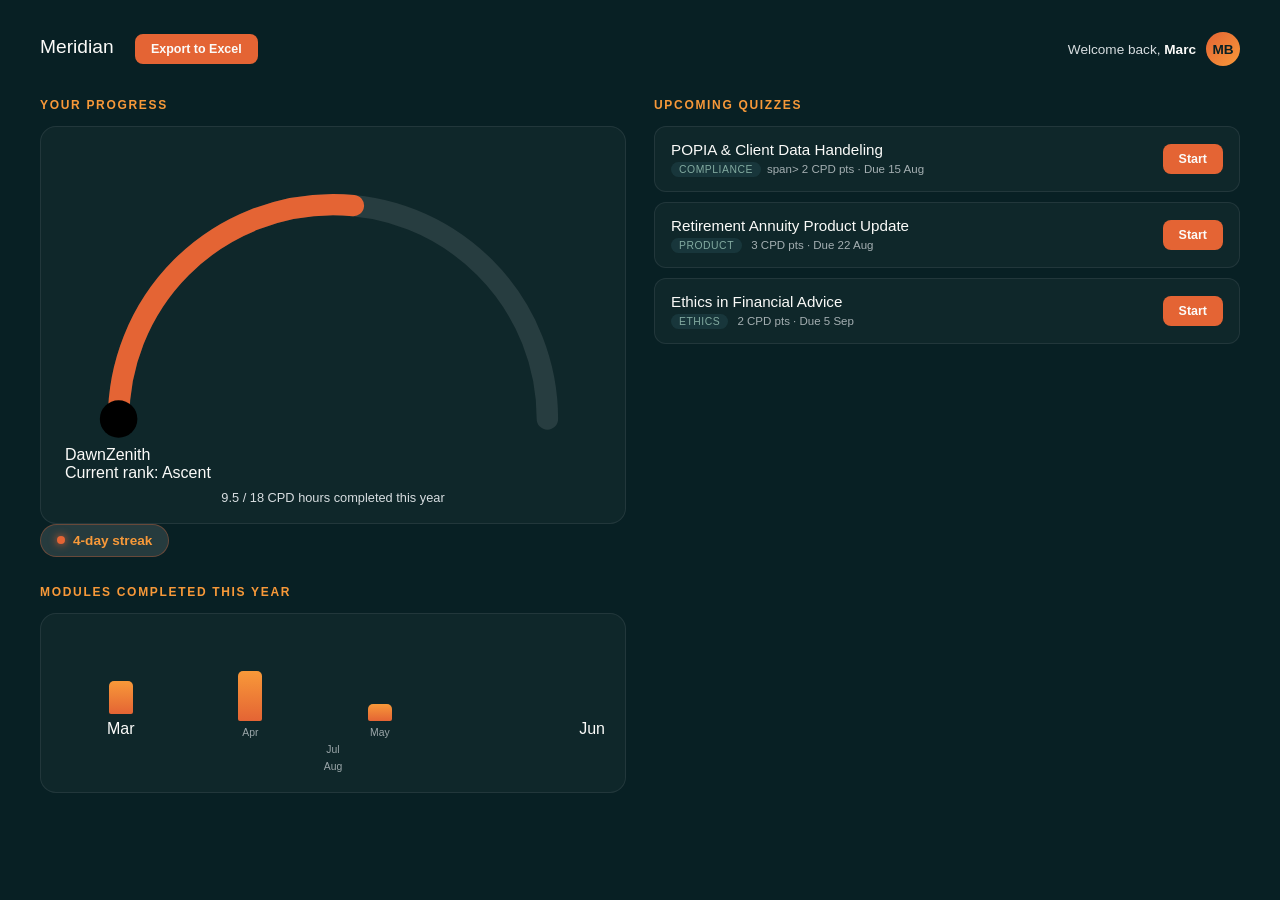
<file: design/dashboard.html>
<!DOCTYPE html>
<html lang="en">
    <head>
        <meta charset="UTF-8">
        <meta name="viewport" content="width=device-width, initial-scale=1.0">
        <title>Meridian | Dashboard</title>
        <link rel="stylesheet" href="css/theme.css">
        <link rel="stylesheet" href="css/components.css">
        <link rel="stylesheet" href="css/dashboard.css">
    </head>
    <body>
        <div class="dash-page">
            <div class="dash-topbar">
                <div class="dash-brand">Meridian
                    <button id="exportExcelBtn" style="margin-left: 16px; background: var(--orange); color: var(--white); border: none; border-radius: 8px; padding: 8px 16px; font-size: 0.78rem; font-weight: 600; cursor: pointer;">
                        Export to Excel</button>
                </div>
                <div class="dash-user">
                    <span class="dash-greeting"> Welcome back, <strong>Marc</strong></span>
                    <div class="dash-avatar">MB</div>
                </div>
            </div>
            <div class="dash-grid">
                <div class="dash-progress-col">
                    <section class="block">
                        <h2>Your progress</h2>
                        <div class="arc-card" id="dashArcCard">
                            <svg class="arc-svg" viewBox="0 0 200 110">
                                <path class="arc-track" d="M20,100 A80,80 0 0 1 180,100"></path>
                                <path class="arc-fill" d="M20, 100 A80,80 0 0 1 180,100"></path>
                                <circle class="arm-sum" r="7" cx="20" cy="100"></circle>
                            </svg>
                            <div class="arc-labels"><span>Dawn</span><span>Zenith</span></div>
                            <div class="arc-fill">Current rank: <span class="rank-label">Ascent</span></div>
                            <div class="arc-stat">9.5 / 18 CPD hours completed this year</div>
                        </div>
                        <div class="streak-pill active"><span class="streak-flame"></span> <span>4-day streak</span></div>
                    </section>
                </div>
                <div class="dash-quizzes-col">
                    <section class="block">
                        <h2>Upcoming quizzes</h2>
                        <div class="quiz-list">
                            <div class="quiz-card">
                                <div class="quiz-info">
                                    <span class="quiz-title">POPIA &amp; Client Data Handeling</span>
                                    <span class="quiz-meta"><span class="quiz-tag">Compliance</span>span> 2 CPD pts · Due 15 Aug</span>
                                </div>
                                <button class="quiz-start">Start</button>
                            </div>
                            <div class="quiz-card">
                                <div class="quiz-info">
                                    <span class="quiz-title">Retirement Annuity Product Update</span>
                                    <span class="quiz-meta">
                                        <span class="quiz-tag">Product</span> 3 CPD pts · Due 22 Aug
                                    </span>
                                </div>
                                <button class="quiz-start">Start</button>
                            </div>
                            <div class="quiz-card">
                                <div class="quiz-info">
                                    <span class="quiz-title">Ethics in Financial Advice</span>
                                    <span class="quiz-meta">
                                        <span class="quiz-tag">Ethics</span> 2 CPD pts · Due 5 Sep
                                    </span>
                                </div>
                                <button class="quiz-start">Start</button>
                            </div>
                        </div>
                    </section>
                </div>
                <div class="dash-chat-col">
                    <section class="block">
                        <h2>Modules completed this year</h2>
                        <div class="chart-card">
                            <div class="bar-chart">
                                <div class="bar-col">
                                    <div class="bar" style="height: 33%"></div><spam>Mar</spam>
                                </div>
                                <div class="bar-col">
                                    <div class="bar" style="height: 50%;"></div><span>Apr</span>
                                </div>
                                <div class="bar-col">
                                    <div class="bar" style="height: 17%"></div><span>May</span>
                                </div>
                                    <div class="bar-col" style="height: 67%"></div><span>Jun</span>
                                </div>
                                <div class="bar-col">
                                    <div class="bar" style="height: 50%"></div><span>Jul</span>
                                </div>
                                <div class="bar-col">
                                    <div class="bar" style="height: 33%"></div><span>Aug</span>
                                </div>
                            </div>
                        </div>
                    </section>
                </div>
            </div>
        </div>
        
        <script>
            const fill = document.querySelector('#dashArcCard .arc-fill');
            const sun = document.querySelector('#dashArcCard .arc-sun');
            const rankLabel = document.querySelector('#dashArcCard .rank-label');
            const ranks = ['Dawn', 'Ascent', 'Zenith', 'Meridian'];
            const len = fill.getTotalLength();
            fill.style.strokeDasharray = len;
            function setProgress(p) {
                fill.style.strokeDashoffset = len * (1 - p);
                const pt = fill.getPointATLength(len * p);
                sun.setAttribute('cx', pt.x); sun.setAttribute('cy', pt.y);
                const idx = Math.min(ranks.length - 1, Math.floor(p * ranks.length));
                rankLabel.textContent = ranks[idx];
            }
            setProgress(0.53); // 9.5 / 18 CPD hours
        </script>
        <script>
            document.getElementById('exportExcelBtn').addEventListener('click', async () => {
                const btn = document.getElementById('exportExcelBtn');
                btn.disabled = true; btn.textContent = 'Generating . . .';
                try {
                    const res = await fetch('http://localhost:5029/api/reports/export?managerId=3&cadence=Quaterly');
                    if (!res.ok) throw new Error(`Export failed: ${res.status}`);
                    const blob = await res.blob();
                    const url = URL.createObjectURL(blob);
                    const a = document.createElement('a');
                    a.href = url; a.download = 'Meridian-CPD-Report.xlsx'; a.click();
                    URL.revokeObjectURL(url);
                } catch (err) {
                    alert('Export failed: ' + err.message);
                } finally {
                    btn.disabled = false; btn.textContent = 'Export to Excel';
                }
            });
        </script>
    </body>
</html>
</file>
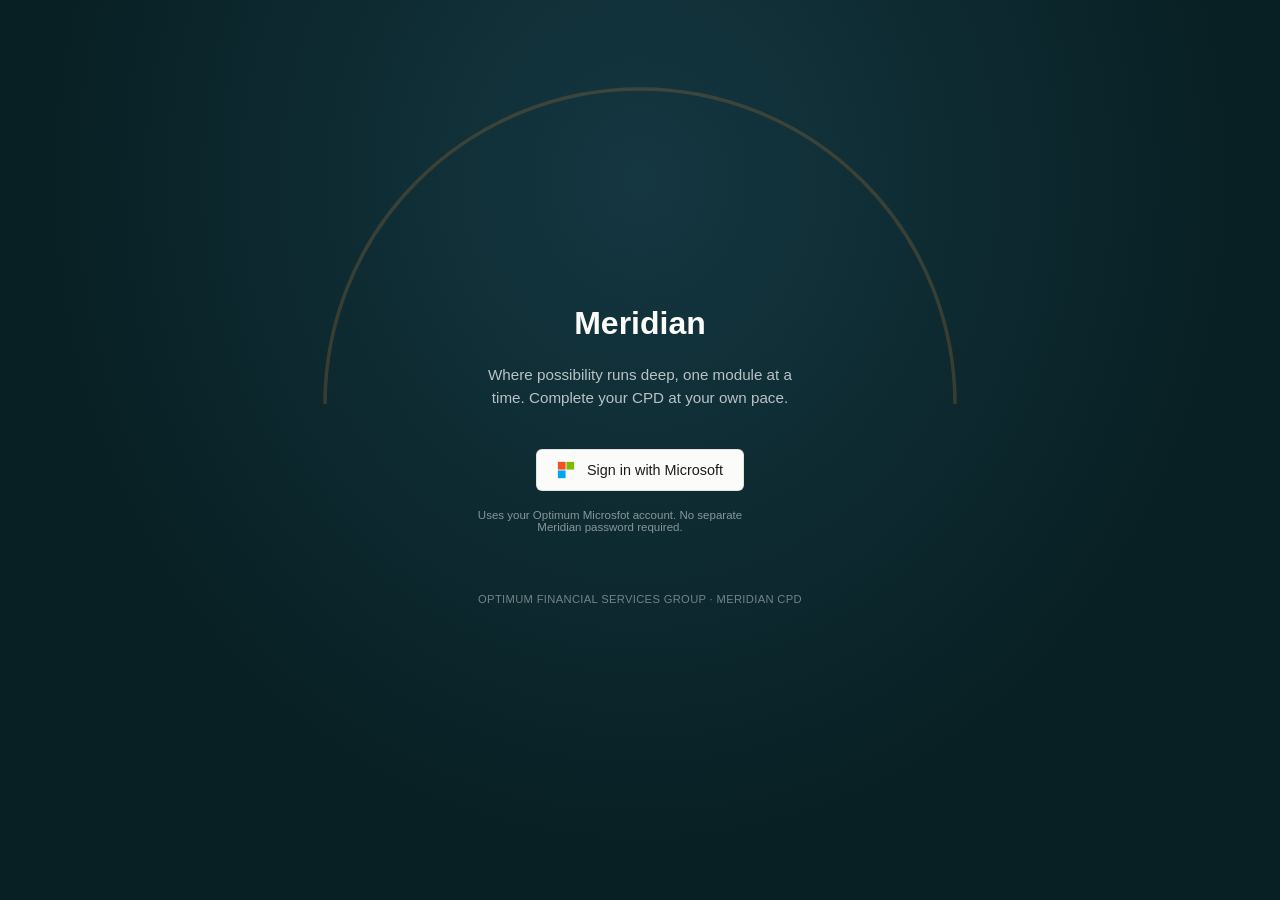
<file: design/login.html>
<!DOCTYPE html>
<html lang="en">
    <head>
        <meta charset="UTF-8">
        <meta name="viewport" content="width=device-width, initial-scale=1.0">
        <title>Meridian | Sign in</title>
        <link rel="stylesheet" href="css/theme.css">
        <link rel="stylesheet" href="css/components.css">
        <link rel="stylesheet" href="css/login.css">
    </head>
    <body>
        <div class="login-screen">
            <svg class="login-ambient-arc" viewBox="0 0 200 110">
                <path d="M10, 100 A90, 90 0 0 1 190,100" fill="none" stroke="var(--muted-orange)" stroke-width="1"/>
            </svg>
            <div class="login-content">
                <h1 class="login-watermark">Meridian</h1>
                <p class="login-tagline">
                    Where possibility runs deep, one module at a time. Complete your CPD at your own pace.
                </p>
                <button class="ms-signin-btn">
                    <svg class="ms-logo" viewBox="0 0 21 21">
                        <rect x="1" y="1" width="9" height="9" fill="#f25022"/><rect x="11" y="1" width="9" height="9" fill="#7fba00"/><rect x="1" y="11" width="9" height="9" 
                        fill="#00a4ef"/><rect x="11" y="11" witdh="9" height="9" fill="ffb900"/>
                    </svg>
                    Sign in with Microsoft
                </button>
                <p class="login-note">
                    Uses your Optimum Microsfot account. No separate Meridian password required.
                </p>
            </div>
            <p class="login-footer">
                OPTIMUM FINANCIAL SERVICES GROUP · MERIDIAN CPD
            </p>
        </div>
    </body>
</html>
</file>
<file: design/css/theme.css>
:root {
    --prime-green: #2F5D64;
    --deep-green: #153741;
    --orange: #E46434;
    --muted-orange: #F89939;
    --dark-night: #082024;
    --earth-grey: #D7DDE0;
    --white: #FBFBF9;
    --font-display: 'Brother 1816', 'Trebuchet MS', -apple-,system, sans-serif;
    --font-body: 'Trebuchet MS', -apple-,system, BlinkMacSystemFont, sans-serif;
    --ease-out: cubic-bezier(0.16, 1, 0.3, 1);
}

* {
    box-sizing: border-box;
}

body {
    margin: 0;
    background-color: var(--dark-night);
    font-family: var(--font-body);
    color: var(--white);
}

@media (prefers-reduced-motion: reduce) {
    *, *::before, *::after {
        animation-duration: 0.01ms !important;
        transition-duration: 0.01ms !important;
    }
}

:focus-visible {
    outline: 2px solid var(--muted-orange);
    outline-offset: 3px;
}
</file>
<file: design/css/components.css>
/* ARC */
.arc-card {
    background: rgba(255, 255, 255, 0.03);
    border: 1px solid rgba(255, 255, 255, 0.08);
    border-radius: 16px;
    padding: 24px 24px 18px;
}

.arc-svg {
    width: 100%;
    height: auto;
    display: block;
}

.arc-track {
    fill: none;
    stroke: rgba(255, 255, 255, 0.1);
    stroke-width: 8;
    stroke-linecap: round;
}

.arc-fill {
    fill: none;
    stroke: var(--orange);
    stroke-width: 8;
    stroke-linecap: round;
    transition: stroke-dashoffset 0.9s var(--ease-out);
}

.arc-sun {
    fill: var(--muted-orange);
    filter: drop-shadow(0 0 6px var(--muted-orange));
    transition: cx 0.9s var(--ease-out), cy 0.9s var(--ease-out);
}

.arc-lables {
    display: flex;
    justify-content: space-between;
    margin-top: 6px;
    font-size: 0.7rem;
    letter-spacing: 0.05em;
    color: var(--earth-grey);
    opacity: 0.7;
}

.arc-rank {
    text-align: center;
    font-family: var(--font-display);
    font-size: 1.1rem;
    margin-top: 4px;
}

.arc-rank span {
    color: var(--muted-orange);
}

.arc-stat {
    text-align: center;
    font-size: 0.8rem;
    color: var(--earth-grey);
    margin-top: 8px;
}

.streak-pill {
    display: inline-flex;
    align-items: center;
    gap: 8px;
    background: rgba(255, 255, 255, 0.12);
    border: 1px solid rgba(228, 100, 52, 0.35);
    border-radius: 999px;
    padding: 8px 16px;
    font-size: 0.85rem;
    font-weight: 600;
    color: var(--muted-orange);
}

.streak-pill.active {
    animation: streakGlow 2.2s ease-in-out infinite;
}

.streak-flame {
    width: 8px;
    height: 8px;
    border-radius: 50%;
    background: var(--orange);
    box-shadow: 0 0 8px var(--orange);
}

@keyframes streakGlow {
    0%, 100% {
        box-shadow: 0 0 0 0 rgba(228, 100, 52, 0) ;
    } 50% {
        box-shadow: 0 0 16px 2px rgba(228, 100, 52, 0.25);
    }
}

.encounter-card {
    background: rgba(255, 255, 255, 0.04);
    border: 1px solid rgba(255, 255, 255, 0.08);
    border-radius: 18px;
    padding: 28px 24px;
    animation: cardEnter 0.6s var(--ease-out) both;
}

@keyframes cardEnter {
    from {
        opacity: 0;
        transform: translateY(14px);
    } to
    {
        opacity: 1;
        transform: translateY(0);
    }
}

.encounter-eyebrow {
    font-size: 0.7rem;
    letter-spacing: 0.12em;
    text-transform: uppercase;
    color: var(--muted-orange);
    margin-bottom: 10px;
}

.encounter-question {
    font-family: var(--font-display);
    font-size: 1.15rem;
    line-height: 1.4;
    margin: 0 0 20px;
}

.encounter-options {
    display: flex;
    flex-direction: column;
    gap: 10px;
}

.encounter-option {
    text-align: left;
    background: rgba(255, 255, 255, 0.03);
    border: 1px solid rgba(255, 255, 255, 0.12);
    color: var(--white);
    font-family: var(--font-display);
    font-size: 0.92rem;
    padding: 13px 16px;
    border-radius: 10px;
    cursor: pointer;
    transition: border-color 0.2s ease, background 0.2s ease, transform 0.15s ease;
}

.encounter-option:hover {
    border-color: var(--muted-orange);
    background: rgba(248, 153, 57, 0.08);
}

.encounter-option:active {
    transform: scale(0.98);
}

.encounter-option.correct {
    border-color: var(--prime-green);
    background: rgba(47, 93, 100, 0.35);
}

.encounter-option.correct::after {
    content: " ✓ Correct";
    color: #8fd9a8;
    font-weight: 600;
}

.encounter-option.incorrect {
    border-color: var(--orange);
    background: rgba(228, 100, 52, 0.12);
    animation: shake 0.4s ease;
}

@keyframes shake {

    0% , 100% {
        transform: translateX(0);
    } 25% {
        transform: translateX(-4px);
    } 75% {
        transform: translateX(4px);
    }
}

.modal-backdrop {
    position: fixed;
    inset: 0;
    background: rgba(8, 32, 36, 0.75);
    backdrop-filter: blur(4px);
    display: flex;
    align-items: center;
    justify-content: center;
    opacity: 0;
    pointer-events: none;
    transition: opacity 0.3s ease,; 
    z-index: 30;
}

.modal-backdrop-open {
    opacity: 1;
    pointer-events: auto;
}

.modal.card {
    background: linear-gradient(160deg, var(--prime-green), var(--deep-green));
    border: 1px solid rgba(248, 153, 57, 0.3);
    border-radius: 20px;
    padding: 40px 32px;
    text-align: center;
    max-width: 320px;
    transform: scale(0.9);
    opacity: 0;
    transition: transform 0.4s var(--ease-out), opacity 0.4s var(--ease-out);
}

.modal-backdrop.open .modal-card {
    transform: scale(1);
    opacity: 1;
}

.modal-glow {
    width: 64;
    height: 64px;
    margin: 0 auto 18px;
    border-radius: 50%;
    background: radial-gradient(circle, var(--muted-orange), var(--orange));
    animation: glowBurst 0.8s var(--ease-out);
}

@keyframes glowBurst {
    0% {
        box-shadow: 0 0 0 0 rgba(248, 153, 57, 0.6);
        transform: scale(0.6);
    } 100% {
        box-shadow: 0 0 0 24px rgba(248, 153, 57, 0);
        transform: scale(1);
    }
}

.modal-eyebrow {
    font-size: 0.7rem;
    letter-spacing: 0.12em;
    text-transform: uppercase;
    color: var(--muted-orange);
    margin-bottom: 6px;
}

.modal-title {
    font-family: var(--font-display);
    font-size: 1.6rem;
    margin: 0 0 8px;
}

.modal-body {
    font-size: 0.88rem;
    color: var(--earth-grey);
    line-height: 1.5;
    margin: 0 0 24px;
}

.modal-dismiss {
    background: var(--orange);
    color: var(--white);
    border: none;
    border-radius: 10px;
    padding: 11px 24px;
    font-family: var(--font-display);
    font-weight: 600;
    font-size: 0.9rem;
    cursor: pointer;
    transition: background 0.2s ease;
}

.modal-dismiss:hover {
    background: var(--muted-orange);
}
</file>
<file: design/css/dashboard.css>
.dash-page { 
    max-width: 1400px; 
    margin: 0 auto; 
    padding: 32px 40px 80px; 
    width: 100%; 
}

.dash-topbar { 
    display: flex; 
    align-items: center; 
    justify-content: space-between; 
    width: 100%; 
    padding-bottom: 32px; 
}

.dash-brand { 
    font-family: var(--font-display); 
    font-size: 1.2rem; 
}

.dash-user { 
    display: flex; 
    align-items: center; 
    gap: 10px; 
}

.dash-avatar { 
    width: 34px; 
    height: 34px; 
    border-radius: 50%; 
    background: linear-gradient(135deg, var(--orange), var(--muted-orange)); 
    display: flex; 
    align-items: center; 
    justify-content: center; 
    font-family: var(--font-display); 
    font-size: 0.85rem; 
    font-weight: 700; 
    color: var(--dark-night); 
}

.dash-greeting { font-size: 0.85rem; 
    color: var(--earth-grey); 
}

.dash-greeting strong { 
    color: var(--white); 
}

.dash-grid { 
    display: grid; 
    grid-template-columns: 1fr 1fr; 
    grid-template-areas: "progress quizzes" "chart chart"; 
    gap: 28px; 
}

.dash-progress-col { 
    grid-area: progress; 
    display: flex; 
    flex-direction: column; 
    gap: 16px; 
}

.dash-quizzes-col { 
    grid-area: quizzes; 
}

.dash-chart-col { 
    grid-area: chart; 
}

@media (max-width: 860px) {
  .dash-page { 
        padding: 24px 16px 80px; 
    }
  .dash-grid { 
        grid-template-columns: 1fr; 
        grid-template-areas: "progress" "quizzes" "chart"; 
    }
}

.block h2 { 
    font-family: var(--font-display); 
    font-size: 0.75rem; 
    text-transform: uppercase; 
    letter-spacing: 0.14em; 
    color: var(--muted-orange); 
    margin: 0 0 14px; 
}

.quiz-list { 
    display: flex; 
    flex-direction: column; 
    gap: 10px; 
}

.quiz-card { 
    display: flex; 
    align-items: center; 
    justify-content: space-between; 
    gap: 12px; 
    background: rgba(255,255,255,0.03); 
    border: 1px solid rgba(255,255,255,0.08); 
    border-radius: 12px; 
    padding: 14px 16px; 
    transition: border-color 0.2s ease; 
}

.quiz-card:hover { 
    border-color: var(--muted-orange); 
}

.quiz-info { 
    display: flex; 
    flex-direction: column; 
    gap: 4px; 
}

.quiz-title { 
    font-family: var(--font-display); 
    font-size: 0.95rem; 
}

.quiz-meta { 
    font-size: 0.72rem; 
    color: var(--earth-grey); 
    opacity: 0.75; 
}

.quiz-tag { 
    display: inline-block; 
    font-size: 0.65rem; 
    letter-spacing: 0.05em; 
    text-transform: uppercase; 
    background: rgba(47,93,100,0.4); 
    color: #A9D6C8; 
    padding: 2px 8px; 
    border-radius: 999px; 
    margin-right: 6px; 
}

.quiz-start { 
    background: var(--orange); 
    color: var(--white); 
    border: none; 
    border-radius: 8px; 
    padding: 8px 16px; 
    font-size: 0.78rem; 
    font-weight: 600; cursor: pointer; 
    white-space: nowrap; 
    transition: background 0.2s ease; 
}

.quiz-start:hover { 
    background: var(--muted-orange); 
}

.chart-card { 
    background: rgba(255,255,255,0.03); 
    border: 1px solid rgba(255,255,255,0.08); 
    border-radius: 16px; 
    padding: 20px; 
}

.bar-chart { 
    display: flex; 
    align-items: flex-end; 
    gap: 10px; 
    height: 100px; 
    margin-top: 4px; 
}

.bar-col { 
    flex: 1; 
    display: flex; 
    flex-direction: column; 
    align-items: center; 
    gap: 6px; height: 100%; 
    justify-content: flex-end; 
}

.bar { 
    width: 100%; 
    max-width: 24px; 
    border-radius: 5px 5px 2px 2px; 
    background: linear-gradient(180deg, var(--muted-orange), var(--orange)); 
    animation: barGrow 0.7s var(--ease-out) both; 
}

@keyframes barGrow { 
    from { transform: scaleY(0); 
        } to { 
        transform: scaleY(1); 
    } 
}

.bar-col span { 
    font-size: 0.65rem; 
    color: var(--earth-grey); 
    opacity: 0.7; 
}
</file>
<file: design/css/login.css>
.login-screen {
    min-height: 100vh;
    display: flex;
    flex-direction: column;
    align-items: center;
    justify-content: center;
    padding: 40px 24px;
    position: relative;
    overflow: hidden;
    background: radial-gradient(ellipse at 50% 20%, var(--deep-green) 0%, var(--dark-night) 65%);
}

.login-ambient-arc {
    position: absolute;
    top: 6%;
    left: 50%;
    transform: translateX(-50%);
    width: 700px;
    max-width: 160vw;
    opacity: 0.18;
    pointer-events: none;
}

.login-content {
    position: relative;
    z-index: 1;
    text-align: center;
    max-width: 340px;
}

.login-wordmark {
    font-family: var(--font-display);
    font-size: 2.4rem;
    letter-spacing: 0.02em;
    margin: 0 0 8px;
}

.login-tagline {
    color: var(--earth-grey);
    font-size: 0.95rem;
    margin: 0 0 40px;
    opacity: 0.85;
    line-height: 1.5;
}

.ms-signin-btn {
    display: inline-flex;
    align-items: center;
    gap: 12px;
    background: var(--white);
    color: #1B1B1B;
    border: 1px solid rgba(0, 0, 0, 0.1);
    border-radius: 6px;
    padding: 11px 20px;
    font-size: 0.9rem;
    font-family: 'Segoe UI', var(--font-body);
    cursor: pointer;
    transition: box-shadow 0.2s ease, transform 0.15s ease;
}

.ms-signin-btn:hover {
    box-shadow: 0 4px 16px rgba(0, 0, 0, 0.25);
}

.ms-signin-btn:active {
    transform: scale(0.98);
}

.ms-logo {
    width: 18px;
    height: 18px;
    flex-shrink: 0;
}

.login-footer {
    margin-top: 48px;
    font-size: 0.7rem;
    color: var(--earth-grey);
    opacity: 0.5;
    letter-spacing: 0.03em;
}

.login-note {
    margin-top: 18px;
    font-size: 0.72rem;
    color: var(--earth-grey);
    opacity: 0.6;
    max-width: 280px;
}
</file>
